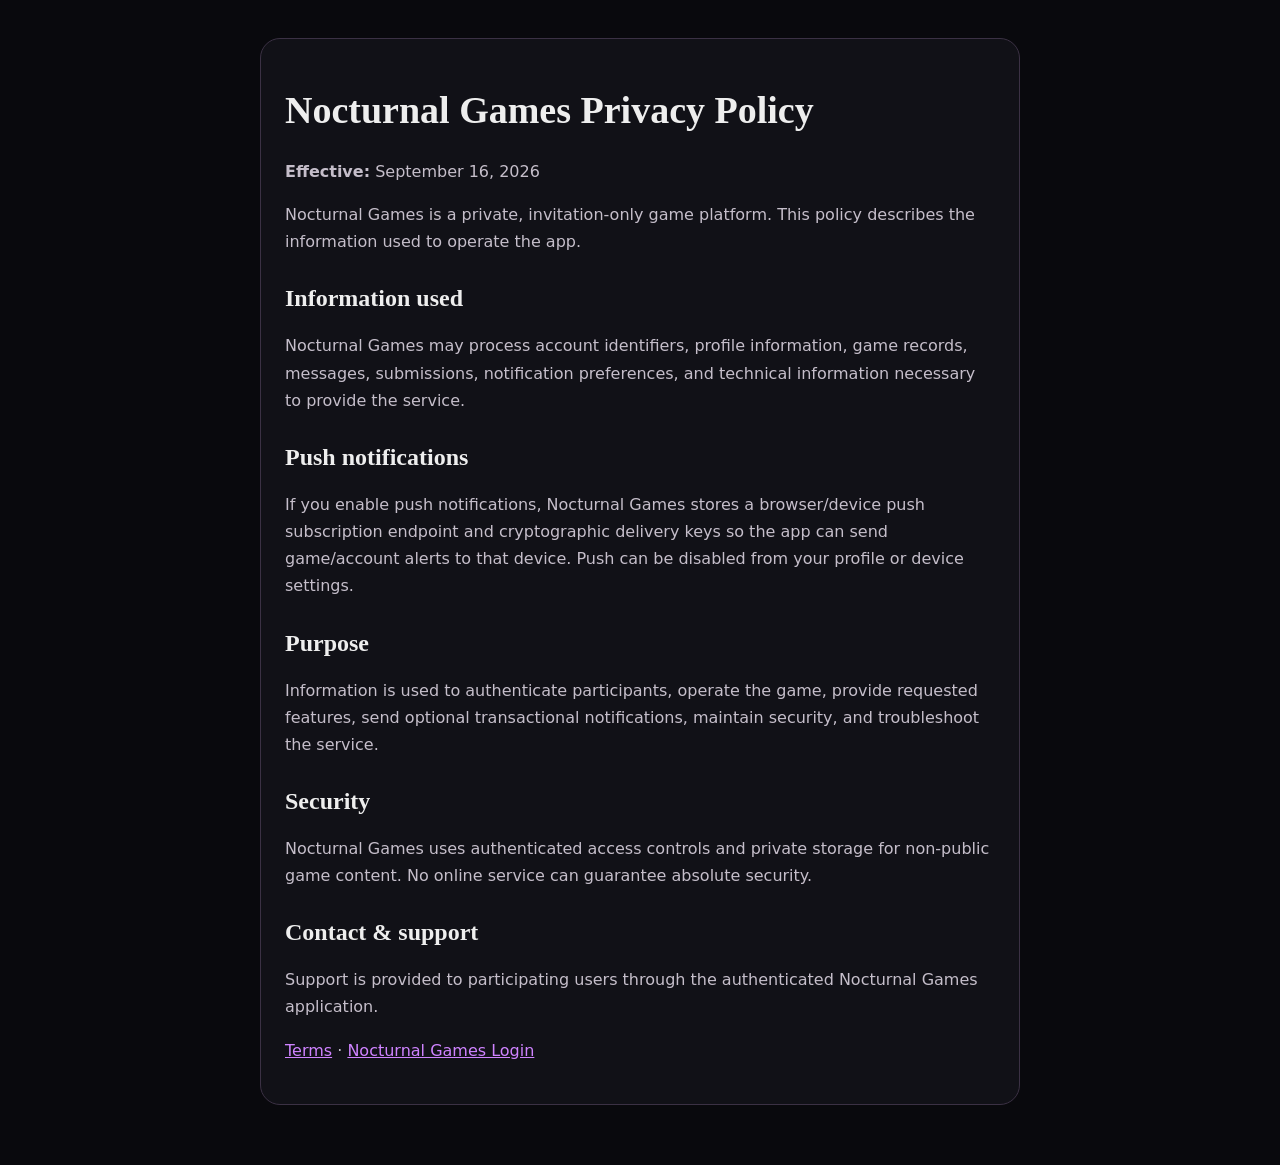
<file: privacy.html>
<!doctype html><html lang="en"><head><meta charset="utf-8"><meta name="viewport" content="width=device-width,initial-scale=1"><meta name="theme-color" content="#120d17"><title>Nocturnal Games — Privacy Policy</title><style>body{margin:0;background:#09090d;color:#eee;font-family:system-ui,-apple-system,Segoe UI,sans-serif}main{max-width:760px;margin:auto;padding:38px 20px 60px}h1,h2{font-family:Georgia,serif}h1{font-size:38px}h2{margin-top:30px}p,li{color:#c5beca;line-height:1.7}a{color:#cf83ff}.card{background:#111117;border:1px solid #3b3144;border-radius:20px;padding:24px}</style></head><body><main><div class="card"><h1>Nocturnal Games Privacy Policy</h1><p><strong>Effective:</strong> September 16, 2026</p><p>Nocturnal Games is a private, invitation-only game platform. This policy describes the information used to operate the app.</p><h2>Information used</h2><p>Nocturnal Games may process account identifiers, profile information, game records, messages, submissions, notification preferences, and technical information necessary to provide the service.</p><h2>Push notifications</h2><p>If you enable push notifications, Nocturnal Games stores a browser/device push subscription endpoint and cryptographic delivery keys so the app can send game/account alerts to that device. Push can be disabled from your profile or device settings.</p><h2>Purpose</h2><p>Information is used to authenticate participants, operate the game, provide requested features, send optional transactional notifications, maintain security, and troubleshoot the service.</p><h2>Security</h2><p>Nocturnal Games uses authenticated access controls and private storage for non-public game content. No online service can guarantee absolute security.</p><h2>Contact &amp; support</h2><p>Support is provided to participating users through the authenticated Nocturnal Games application.</p><p><a href="terms">Terms</a> · <a href="/">Nocturnal Games Login</a></p></div></main></body></html>
</file>
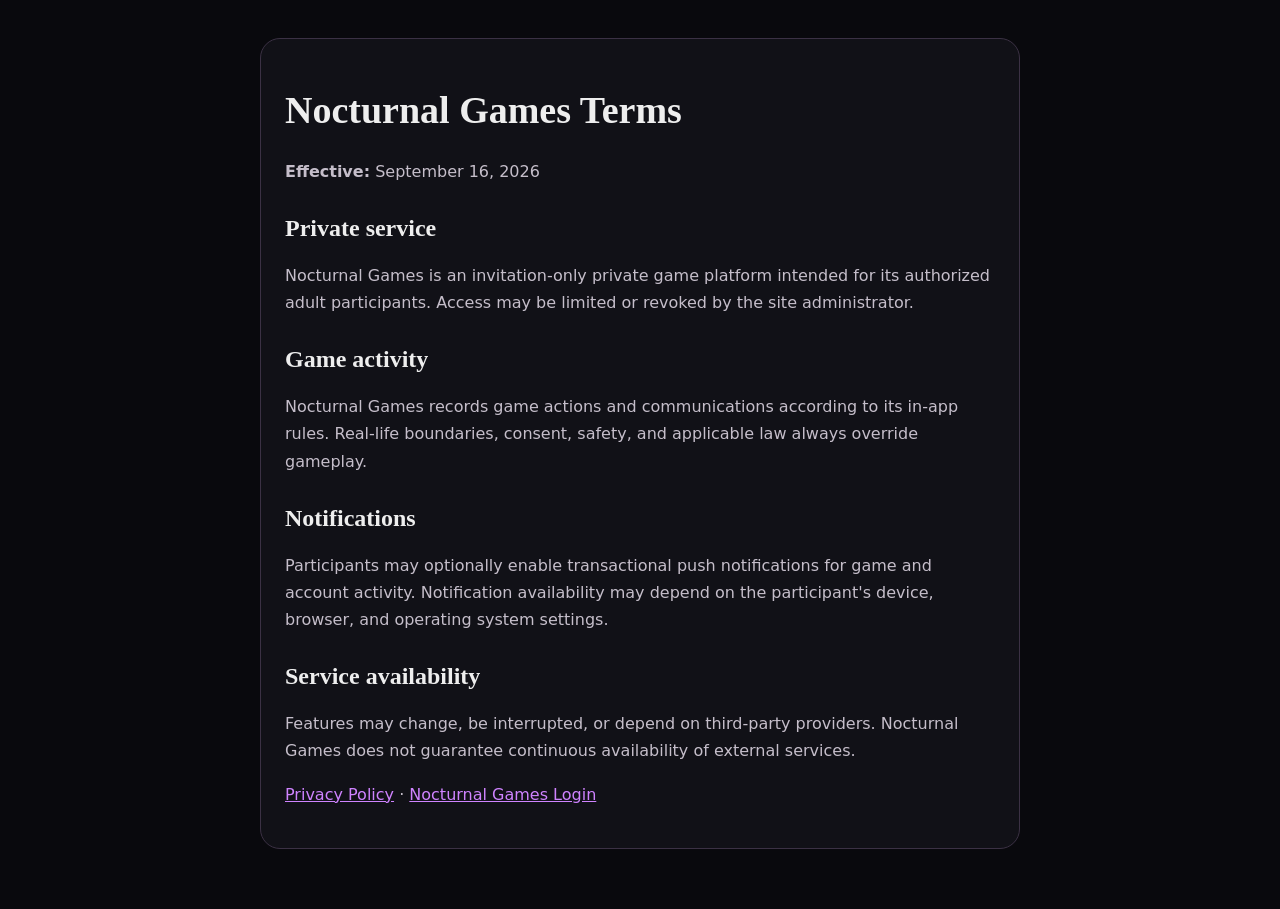
<file: terms.html>
<!doctype html><html lang="en"><head><meta charset="utf-8"><meta name="viewport" content="width=device-width,initial-scale=1"><meta name="theme-color" content="#120d17"><title>Nocturnal Games — Terms</title><style>body{margin:0;background:#09090d;color:#eee;font-family:system-ui,-apple-system,Segoe UI,sans-serif}main{max-width:760px;margin:auto;padding:38px 20px 60px}h1,h2{font-family:Georgia,serif}h1{font-size:38px}h2{margin-top:30px}p,li{color:#c5beca;line-height:1.7}a{color:#cf83ff}.card{background:#111117;border:1px solid #3b3144;border-radius:20px;padding:24px}</style></head><body><main><div class="card"><h1>Nocturnal Games Terms</h1><p><strong>Effective:</strong> September 16, 2026</p><h2>Private service</h2><p>Nocturnal Games is an invitation-only private game platform intended for its authorized adult participants. Access may be limited or revoked by the site administrator.</p><h2>Game activity</h2><p>Nocturnal Games records game actions and communications according to its in-app rules. Real-life boundaries, consent, safety, and applicable law always override gameplay.</p><h2>Notifications</h2><p>Participants may optionally enable transactional push notifications for game and account activity. Notification availability may depend on the participant's device, browser, and operating system settings.</p><h2>Service availability</h2><p>Features may change, be interrupted, or depend on third-party providers. Nocturnal Games does not guarantee continuous availability of external services.</p><p><a href="privacy">Privacy Policy</a> · <a href="/">Nocturnal Games Login</a></p></div></main></body></html>
</file>
